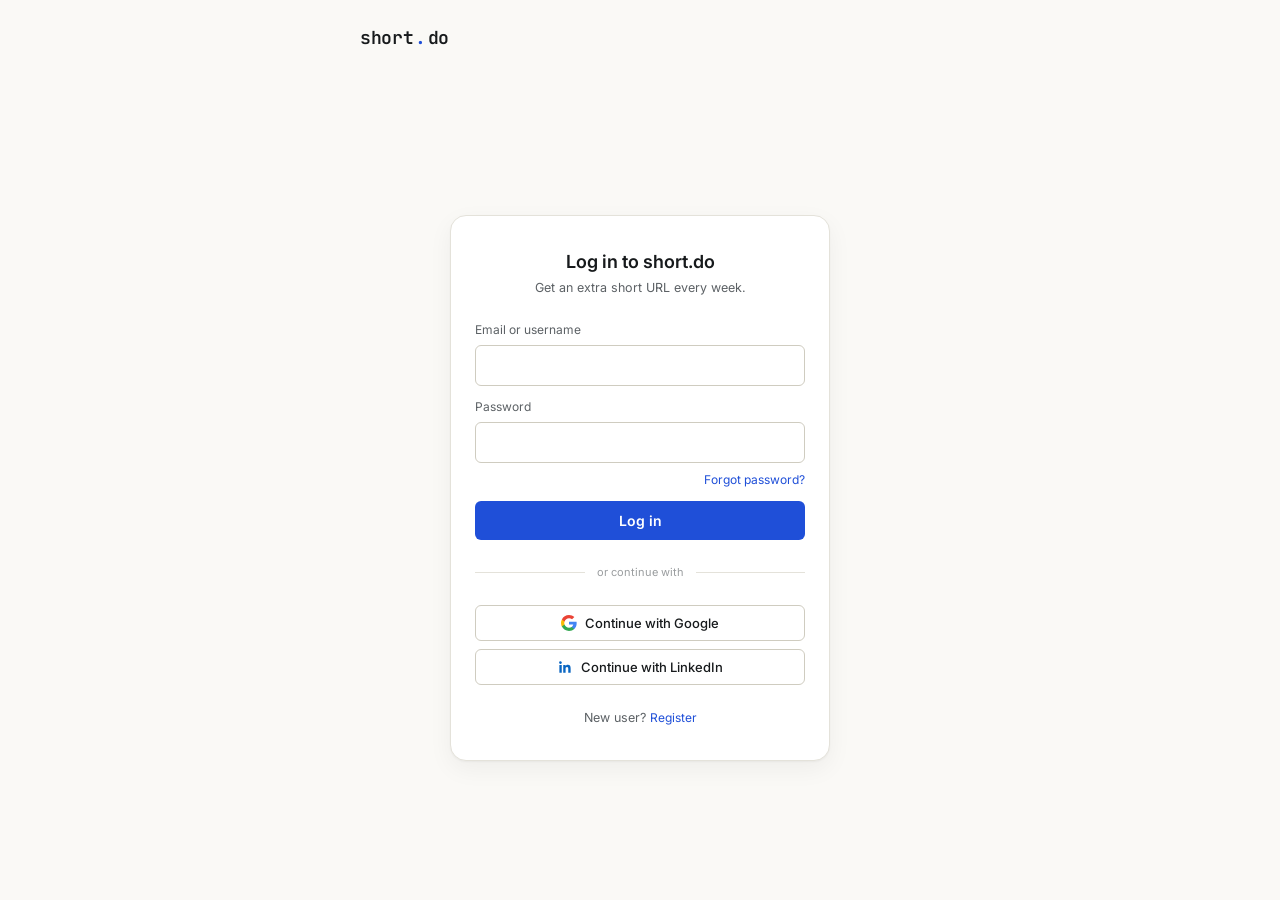
<file: url-shortener/web/login.html>
<!DOCTYPE html>
<html lang="en">
<head>
<meta charset="UTF-8" />
<meta name="viewport" content="width=device-width, initial-scale=1.0" />
<title>Log in — short.do</title>
<link rel="stylesheet" href="css/style.css" />
</head>
<body class="auth-page">
<div class="page">

  <header class="site-header container">
    <a href="/" class="logo">short<span class="dot">.</span>do</a>
  </header>

  <main class="container">
    <div class="card auth-card">

      <form id="login-form" novalidate>
        <div class="auth-head">
          <h1>Log in to short.do</h1>
          <p>Get an extra short URL every week.</p>
        </div>

        <div class="field">
          <label for="login-email">Email or username</label>
          <input id="login-email" class="text-input" type="text" autocomplete="username" required />
        </div>
        <div class="field">
          <label for="login-password">Password</label>
          <input id="login-password" class="text-input" type="password" autocomplete="current-password" required />
        </div>

        <div class="field-row-between">
          <a class="link-accent" href="#">Forgot password?</a>
        </div>

        <p class="field-error visible hidden" id="login-error"></p>

        <button type="submit" class="btn btn-primary btn-block" id="login-submit">Log in</button>

        <div class="divider"><span>or continue with</span></div>

        <div class="oauth-group">
          <button type="button" class="oauth-btn" id="oauth-google">
            <svg viewBox="0 0 24 24"><path fill="#4285F4" d="M23.5 12.27c0-.79-.07-1.54-.2-2.27H12v4.3h6.47c-.28 1.5-1.13 2.77-2.4 3.62v3h3.88c2.27-2.09 3.55-5.17 3.55-8.65z"/><path fill="#34A853" d="M12 24c3.24 0 5.95-1.07 7.93-2.9l-3.88-3c-1.08.72-2.45 1.15-4.05 1.15-3.11 0-5.75-2.1-6.69-4.92H1.3v3.09C3.26 21.3 7.31 24 12 24z"/><path fill="#FBBC05" d="M5.31 14.33A7.2 7.2 0 0 1 4.93 12c0-.81.14-1.6.38-2.33V6.58H1.3A12 12 0 0 0 0 12c0 1.93.46 3.76 1.3 5.42l4.01-3.09z"/><path fill="#EA4335" d="M12 4.75c1.77 0 3.35.61 4.6 1.8l3.44-3.44C17.94 1.19 15.24 0 12 0 7.31 0 3.26 2.7 1.3 6.58l4.01 3.09C6.25 6.85 8.89 4.75 12 4.75z"/></svg>
            Continue with Google
          </button>
          <button type="button" class="oauth-btn" id="oauth-linkedin">
            <svg viewBox="0 0 24 24"><path fill="#0A66C2" d="M20.45 20.45h-3.56v-5.57c0-1.33-.03-3.04-1.85-3.04-1.86 0-2.14 1.45-2.14 2.94v5.67H9.34V9h3.42v1.56h.05c.48-.9 1.64-1.85 3.37-1.85 3.6 0 4.27 2.37 4.27 5.46v6.28zM5.34 7.43a2.07 2.07 0 1 1 0-4.13 2.07 2.07 0 0 1 0 4.13zM7.12 20.45H3.56V9h3.56v11.45z"/></svg>
            Continue with LinkedIn
          </button>
        </div>

        <p class="auth-switch">New user? <a class="link-accent" href="register.html">Register</a></p>
      </form>

      <div class="auth-state hidden" id="redirect-state">
        <div class="spinner"></div>
        <h2 id="redirect-text">Redirecting…</h2>
        <p>You'll sign in on their site, then return here.</p>
      </div>

    </div>
  </main>
</div>

<div class="toast" id="toast"></div>

<script>
  window.SHORTDO_API_BASE = 'http://127.0.0.1:8080'; // whatever port your shortener service runs on
</script>
<script src="js/api.js"></script>
<script src="js/auth.js"></script>
</body>
</html>
</file>
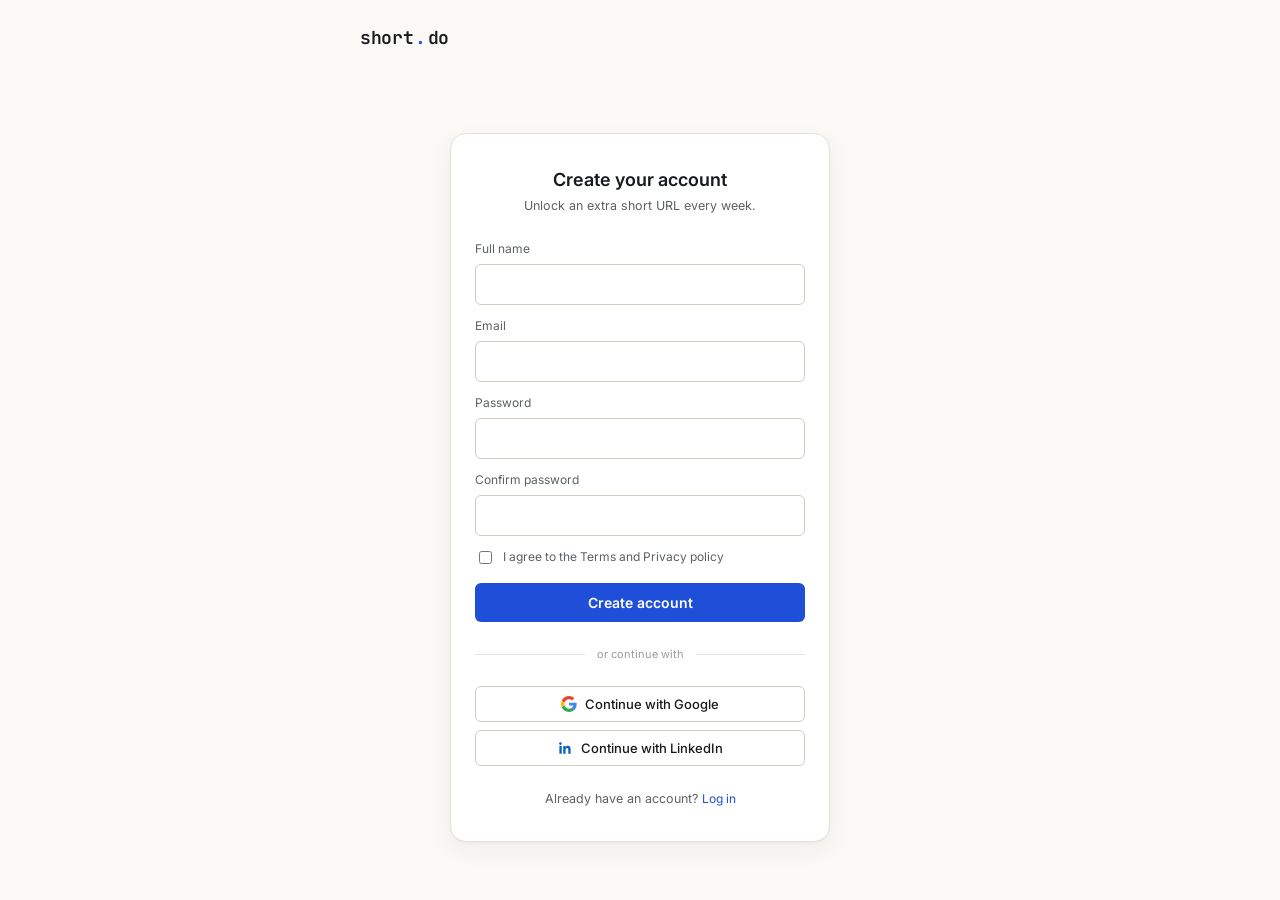
<file: url-shortener/web/register.html>
<!DOCTYPE html>
<html lang="en">
<head>
<meta charset="UTF-8" />
<meta name="viewport" content="width=device-width, initial-scale=1.0" />
<title>Create your account — short.do</title>
<link rel="stylesheet" href="css/style.css" />
</head>
<body class="auth-page">
<div class="page">

  <header class="site-header container">
    <a href="/" class="logo">short<span class="dot">.</span>do</a>
  </header>

  <main class="container">
    <div class="card auth-card">

      <form id="register-form" novalidate>
        <div class="auth-head">
          <h1>Create your account</h1>
          <p>Unlock an extra short URL every week.</p>
        </div>

        <div class="field">
          <label for="reg-name">Full name</label>
          <input id="reg-name" class="text-input" type="text" autocomplete="name" required />
        </div>
        <div class="field">
          <label for="reg-email">Email</label>
          <input id="reg-email" class="text-input" type="email" autocomplete="email" required />
        </div>
        <div class="field">
          <label for="reg-password">Password</label>
          <input id="reg-password" class="text-input" type="password" autocomplete="new-password" minlength="8" required />
        </div>
        <div class="field">
          <label for="reg-password-confirm">Confirm password</label>
          <input id="reg-password-confirm" class="text-input" type="password" autocomplete="new-password" minlength="8" required />
        </div>

        <label class="checkbox-row">
          <input type="checkbox" id="reg-terms" required />
          <span>I agree to the Terms and Privacy policy</span>
        </label>

        <p class="field-error visible hidden" id="register-error"></p>

        <button type="submit" class="btn btn-primary btn-block" id="register-submit">Create account</button>

        <div class="divider"><span>or continue with</span></div>

        <div class="oauth-group">
          <button type="button" class="oauth-btn" id="oauth-google">
            <svg viewBox="0 0 24 24"><path fill="#4285F4" d="M23.5 12.27c0-.79-.07-1.54-.2-2.27H12v4.3h6.47c-.28 1.5-1.13 2.77-2.4 3.62v3h3.88c2.27-2.09 3.55-5.17 3.55-8.65z"/><path fill="#34A853" d="M12 24c3.24 0 5.95-1.07 7.93-2.9l-3.88-3c-1.08.72-2.45 1.15-4.05 1.15-3.11 0-5.75-2.1-6.69-4.92H1.3v3.09C3.26 21.3 7.31 24 12 24z"/><path fill="#FBBC05" d="M5.31 14.33A7.2 7.2 0 0 1 4.93 12c0-.81.14-1.6.38-2.33V6.58H1.3A12 12 0 0 0 0 12c0 1.93.46 3.76 1.3 5.42l4.01-3.09z"/><path fill="#EA4335" d="M12 4.75c1.77 0 3.35.61 4.6 1.8l3.44-3.44C17.94 1.19 15.24 0 12 0 7.31 0 3.26 2.7 1.3 6.58l4.01 3.09C6.25 6.85 8.89 4.75 12 4.75z"/></svg>
            Continue with Google
          </button>
          <button type="button" class="oauth-btn" id="oauth-linkedin">
            <svg viewBox="0 0 24 24"><path fill="#0A66C2" d="M20.45 20.45h-3.56v-5.57c0-1.33-.03-3.04-1.85-3.04-1.86 0-2.14 1.45-2.14 2.94v5.67H9.34V9h3.42v1.56h.05c.48-.9 1.64-1.85 3.37-1.85 3.6 0 4.27 2.37 4.27 5.46v6.28zM5.34 7.43a2.07 2.07 0 1 1 0-4.13 2.07 2.07 0 0 1 0 4.13zM7.12 20.45H3.56V9h3.56v11.45z"/></svg>
            Continue with LinkedIn
          </button>
        </div>

        <p class="auth-switch">Already have an account? <a class="link-accent" href="login.html">Log in</a></p>
      </form>

      <div class="auth-state hidden" id="redirect-state">
        <div class="spinner"></div>
        <h2 id="redirect-text">Redirecting…</h2>
        <p>You'll sign in on their site, then return here.</p>
      </div>

    </div>
  </main>
</div>

<div class="toast" id="toast"></div>

<script>
  window.SHORTDO_API_BASE = 'http://127.0.0.1:8080'; // whatever port your shortener service runs on
</script>
<script src="js/api.js"></script>
<script src="js/auth.js"></script>
</body>
</html>
</file>
<file: url-shortener/web/css/style.css>
/* =========================================================
   short.do — design tokens
   Palette: warm paper background, ink text, cobalt accent.
   Display/UI face: Inter. Short links render in JetBrains Mono
   to read as "technical output" distinct from prose UI text.
   ========================================================= */

@import url('https://fonts.googleapis.com/css2?family=Inter:wght@400;500;600;700&family=JetBrains+Mono:wght@500;600&display=swap');

:root {
  --color-bg: #FAF9F6;
  --color-surface: #FFFFFF;
  --color-surface-sunken: #F2F1EC;
  --color-border: #E4E2DA;
  --color-border-strong: #CFCCC0;

  --color-ink: #171A1C;
  --color-ink-secondary: #5C6165;
  --color-ink-muted: #9A9D9F;

  --color-accent: #1F4FD8;
  --color-accent-ink: #123099;
  --color-accent-bg: #EAF0FE;

  --color-pro: #B5722A;
  --color-pro-bg: #FCF0E2;

  --color-success: #1E7B4D;
  --color-danger: #C4321F;
  --color-danger-bg: #FBEAE7;

  --font-ui: 'Inter', -apple-system, BlinkMacSystemFont, 'Segoe UI', sans-serif;
  --font-mono: 'JetBrains Mono', ui-monospace, monospace;

  --radius-sm: 6px;
  --radius-md: 10px;
  --radius-lg: 16px;

  --shadow-card: 0 1px 2px rgba(23, 26, 28, 0.04), 0 8px 24px rgba(23, 26, 28, 0.05);
  --shadow-focus: 0 0 0 3px rgba(31, 79, 216, 0.18);

  --space-1: 4px;
  --space-2: 8px;
  --space-3: 12px;
  --space-4: 16px;
  --space-5: 24px;
  --space-6: 32px;
  --space-7: 48px;
  --space-8: 64px;
}

/* ---------- reset ---------- */
*, *::before, *::after { box-sizing: border-box; }
html { -webkit-text-size-adjust: 100%; }
body {
  margin: 0;
  font-family: var(--font-ui);
  background: var(--color-bg);
  color: var(--color-ink);
  line-height: 1.5;
  -webkit-font-smoothing: antialiased;
}
h1, h2, h3, p, figure { margin: 0; }
img, svg { display: block; max-width: 100%; }
button, input { font-family: inherit; font-size: inherit; color: inherit; }
a { color: inherit; }

:focus-visible {
  outline: none;
  box-shadow: var(--shadow-focus);
  border-radius: var(--radius-sm);
}

@media (prefers-reduced-motion: reduce) {
  *, *::before, *::after {
    animation-duration: 0.001ms !important;
    animation-iteration-count: 1 !important;
    transition-duration: 0.001ms !important;
  }
}

/* ---------- layout shell ---------- */
.page {
  min-height: 100vh;
  display: flex;
  flex-direction: column;
}

.container {
  width: 100%;
  max-width: 560px;
  margin: 0 auto;
  padding: 0 var(--space-4);
}

.site-header {
  display: flex;
  align-items: center;
  justify-content: space-between;
  padding: var(--space-5) 0;
}

.logo {
  font-family: var(--font-mono);
  font-weight: 600;
  font-size: 18px;
  letter-spacing: -0.02em;
  text-decoration: none;
  display: flex;
  align-items: center;
  gap: 2px;
}
.logo .dot { color: var(--color-accent); }

.header-actions {
  display: flex;
  align-items: center;
  gap: var(--space-3);
  font-size: 13px;
}
.header-actions a { text-decoration: none; color: var(--color-ink-secondary); }
.header-actions a:hover { color: var(--color-ink); }

main { flex: 1; }

.site-footer {
  padding: var(--space-6) 0 var(--space-7);
  text-align: center;
  font-size: 12px;
  color: var(--color-ink-muted);
}

/* ---------- hero ---------- */
.hero {
  text-align: center;
  padding: var(--space-6) 0 var(--space-5);
}
.hero h1 {
  font-size: 26px;
  font-weight: 600;
  letter-spacing: -0.01em;
}
.hero p {
  margin-top: var(--space-2);
  color: var(--color-ink-secondary);
  font-size: 14px;
}

/* ---------- shorten card ---------- */
.card {
  background: var(--color-surface);
  border: 1px solid var(--color-border);
  border-radius: var(--radius-lg);
  box-shadow: var(--shadow-card);
}

.shorten-card {
  padding: var(--space-5);
}

.input-row {
  display: flex;
  gap: var(--space-2);
}

.text-input {
  flex: 1;
  min-width: 0;
  padding: 11px var(--space-3);
  border: 1px solid var(--color-border-strong);
  border-radius: var(--radius-sm);
  background: var(--color-surface);
  font-size: 14px;
  transition: border-color 120ms ease;
}
.text-input::placeholder { color: var(--color-ink-muted); }
.text-input:focus { border-color: var(--color-accent); }
.text-input.has-error { border-color: var(--color-danger); }

.btn {
  appearance: none;
  border: none;
  border-radius: var(--radius-sm);
  font-weight: 600;
  font-size: 14px;
  cursor: pointer;
  transition: background 120ms ease, transform 80ms ease, opacity 120ms ease;
  white-space: nowrap;
}
.btn:active { transform: translateY(1px); }
.btn:disabled { opacity: 0.55; cursor: not-allowed; }

.btn-primary {
  background: var(--color-accent);
  color: #fff;
  padding: 11px 20px;
}
.btn-primary:hover:not(:disabled) { background: var(--color-accent-ink); }

.btn-secondary {
  background: var(--color-surface);
  border: 1px solid var(--color-border-strong);
  padding: 10px 18px;
  color: var(--color-ink);
}
.btn-secondary:hover:not(:disabled) { border-color: var(--color-ink-muted); }

.btn-ghost {
  background: transparent;
  border: none;
  padding: 8px 10px;
  color: var(--color-ink-secondary);
  font-weight: 500;
}
.btn-ghost:hover { color: var(--color-ink); }

.btn-block { width: 100%; }
.btn-sm { padding: 7px 12px; font-size: 13px; }

.field-error {
  margin-top: var(--space-2);
  font-size: 12px;
  color: var(--color-danger);
  display: none;
}
.field-error.visible { display: block; }

.customize-row {
  margin-top: var(--space-3);
  display: flex;
  align-items: center;
  gap: var(--space-2);
}

.customize-toggle {
  display: flex;
  align-items: center;
  gap: 6px;
  background: none;
  border: none;
  padding: 0;
  font-size: 13px;
  color: var(--color-ink-muted);
  cursor: pointer;
}
.customize-toggle svg { width: 14px; height: 14px; }
.customize-toggle:hover { color: var(--color-ink-secondary); }

.pro-badge {
  font-size: 11px;
  font-weight: 600;
  background: var(--color-pro-bg);
  color: var(--color-pro);
  padding: 2px 8px;
  border-radius: 999px;
}

.alias-row {
  margin-top: var(--space-3);
  display: none;
}
.alias-row.visible { display: flex; gap: var(--space-2); align-items: center; }
.alias-prefix {
  font-family: var(--font-mono);
  font-size: 13px;
  color: var(--color-ink-muted);
}

/* ---------- result card ---------- */
.result-card {
  margin-top: var(--space-3);
  padding: var(--space-4) var(--space-5);
  display: none;
}
.result-card.visible { display: block; }

.result-top {
  display: flex;
  align-items: center;
  justify-content: space-between;
  gap: var(--space-3);
  flex-wrap: wrap;
}

.result-link {
  font-family: var(--font-mono);
  font-weight: 600;
  font-size: 15px;
  color: var(--color-accent);
  text-decoration: none;
  word-break: break-all;
}

.result-actions { display: flex; gap: var(--space-2); flex-shrink: 0; }

.icon-btn {
  display: inline-flex;
  align-items: center;
  gap: 6px;
  padding: 6px 10px;
  border-radius: var(--radius-sm);
  border: 1px solid var(--color-border-strong);
  background: var(--color-surface);
  font-size: 13px;
  cursor: pointer;
}
.icon-btn:hover { border-color: var(--color-ink-muted); }
.icon-btn svg { width: 14px; height: 14px; }

.result-meta {
  margin-top: var(--space-2);
  font-size: 12px;
  color: var(--color-ink-muted);
}

.qr-panel {
  margin-top: var(--space-4);
  display: none;
  justify-content: center;
}
.qr-panel.visible { display: flex; }
.qr-panel img, .qr-panel canvas {
  border: 1px solid var(--color-border);
  border-radius: var(--radius-sm);
  padding: var(--space-2);
  background: #fff;
}

/* ---------- tier cards ---------- */
.tiers {
  margin-top: var(--space-7);
  display: grid;
  grid-template-columns: 1fr 1fr;
  gap: var(--space-3);
}
@media (max-width: 480px) {
  .tiers { grid-template-columns: 1fr; }
}

.tier-card {
  padding: var(--space-4);
  display: flex;
  flex-direction: column;
  position: relative;
}
.tier-card.is-pro {
  border: 1.5px solid var(--color-accent);
}

.tier-name {
  font-weight: 600;
  font-size: 14px;
  margin-bottom: var(--space-3);
}

.tier-pro-flag {
  position: absolute;
  top: -10px;
  left: var(--space-3);
  font-size: 11px;
  font-weight: 600;
  background: var(--color-accent-bg);
  color: var(--color-accent-ink);
  padding: 2px 8px;
  border-radius: 999px;
}

.tier-features {
  list-style: none;
  margin: 0 0 var(--space-4);
  padding: 0;
  display: flex;
  flex-direction: column;
  gap: var(--space-2);
  flex: 1;
}
.tier-features li {
  display: flex;
  gap: var(--space-2);
  align-items: flex-start;
  font-size: 12.5px;
  color: var(--color-ink-secondary);
}
.tier-features svg {
  width: 14px;
  height: 14px;
  margin-top: 2px;
  flex-shrink: 0;
  color: var(--color-ink-muted);
}
.tier-card.is-pro .tier-features svg { color: var(--color-accent); }

.trust-line {
  text-align: center;
  font-size: 12px;
  color: var(--color-ink-muted);
  margin-top: var(--space-4);
}

/* ---------- FAQ ---------- */
.faq { margin-top: var(--space-7); display: flex; flex-direction: column; gap: var(--space-2); }
.faq-item {
  border: 1px solid var(--color-border);
  border-radius: var(--radius-md);
  padding: var(--space-3) var(--space-4);
}
.faq-item h3 { font-size: 13.5px; font-weight: 600; }
.faq-item p { font-size: 12.5px; color: var(--color-ink-secondary); margin-top: 3px; }

/* ---------- toast ---------- */
.toast {
  position: fixed;
  left: 50%;
  bottom: var(--space-6);
  transform: translateX(-50%) translateY(12px);
  background: var(--color-ink);
  color: #fff;
  padding: 10px 16px;
  border-radius: var(--radius-sm);
  font-size: 13px;
  opacity: 0;
  pointer-events: none;
  transition: opacity 160ms ease, transform 160ms ease;
  z-index: 40;
}
.toast.visible {
  opacity: 1;
  transform: translateX(-50%) translateY(0);
  pointer-events: auto;
}
.toast.is-error { background: var(--color-danger); }

/* =========================================================
   Auth pages (login / register)
   ========================================================= */
.auth-page main {
  display: flex;
  align-items: center;
  justify-content: center;
  padding: var(--space-6) var(--space-4);
}

.auth-card {
  width: 100%;
  max-width: 380px;
  padding: var(--space-6) var(--space-5);
}

.auth-head { text-align: center; margin-bottom: var(--space-5); }
.auth-head h1 { font-size: 18px; font-weight: 600; }
.auth-head p { font-size: 12.5px; color: var(--color-ink-secondary); margin-top: 4px; }

.field { display: flex; flex-direction: column; gap: 6px; margin-bottom: var(--space-3); }
.field label { font-size: 12px; color: var(--color-ink-secondary); }

.field-row-between {
  display: flex;
  justify-content: flex-end;
  margin-top: -4px;
  margin-bottom: var(--space-3);
}
.link-accent {
  font-size: 12px;
  color: var(--color-accent);
  text-decoration: none;
  cursor: pointer;
  background: none;
  border: none;
  padding: 0;
}
.link-accent:hover { text-decoration: underline; }

.checkbox-row {
  display: flex;
  align-items: flex-start;
  gap: var(--space-2);
  margin: var(--space-2) 0 var(--space-4);
}
.checkbox-row input { margin-top: 3px; }
.checkbox-row span { font-size: 12px; color: var(--color-ink-secondary); }

.divider {
  display: flex;
  align-items: center;
  gap: var(--space-3);
  margin: var(--space-5) 0;
}
.divider::before, .divider::after {
  content: '';
  flex: 1;
  height: 1px;
  background: var(--color-border);
}
.divider span { font-size: 11px; color: var(--color-ink-muted); }

.oauth-group { display: flex; flex-direction: column; gap: var(--space-2); }

.oauth-btn {
  display: flex;
  align-items: center;
  justify-content: center;
  gap: var(--space-2);
  width: 100%;
  padding: 9px;
  border-radius: var(--radius-sm);
  border: 1px solid var(--color-border-strong);
  background: var(--color-surface);
  font-size: 13px;
  font-weight: 500;
  cursor: pointer;
}
.oauth-btn:hover { border-color: var(--color-ink-muted); }
.oauth-btn svg { width: 16px; height: 16px; }

.auth-switch {
  text-align: center;
  font-size: 12.5px;
  color: var(--color-ink-secondary);
  margin-top: var(--space-5);
}

.auth-state {
  text-align: center;
  padding: var(--space-6) 0;
}
.auth-state svg { width: 32px; height: 32px; margin: 0 auto var(--space-3); }
.auth-state h2 { font-size: 14px; font-weight: 600; }
.auth-state p { font-size: 12.5px; color: var(--color-ink-muted); margin-top: 6px; }

.account-list { display: flex; flex-direction: column; gap: 2px; margin-bottom: var(--space-2); }
.account-row {
  display: flex;
  align-items: center;
  gap: var(--space-3);
  padding: 10px 4px;
  border-radius: var(--radius-sm);
  cursor: pointer;
  border: none;
  background: none;
  width: 100%;
  text-align: left;
}
.account-row:hover { background: var(--color-surface-sunken); }
.account-avatar {
  width: 32px; height: 32px;
  border-radius: 50%;
  background: var(--color-accent-bg);
  color: var(--color-accent-ink);
  display: flex; align-items: center; justify-content: center;
  font-size: 12px; font-weight: 600;
  flex-shrink: 0;
}
.account-name { font-size: 13px; }
.account-email { font-size: 11px; color: var(--color-ink-muted); }

.spinner {
  width: 28px; height: 28px;
  border: 2.5px solid var(--color-border);
  border-top-color: var(--color-accent);
  border-radius: 50%;
  margin: 0 auto var(--space-3);
  animation: spin 0.7s linear infinite;
}
@keyframes spin { to { transform: rotate(360deg); } }

.hidden { display: none !important; }
</file>
